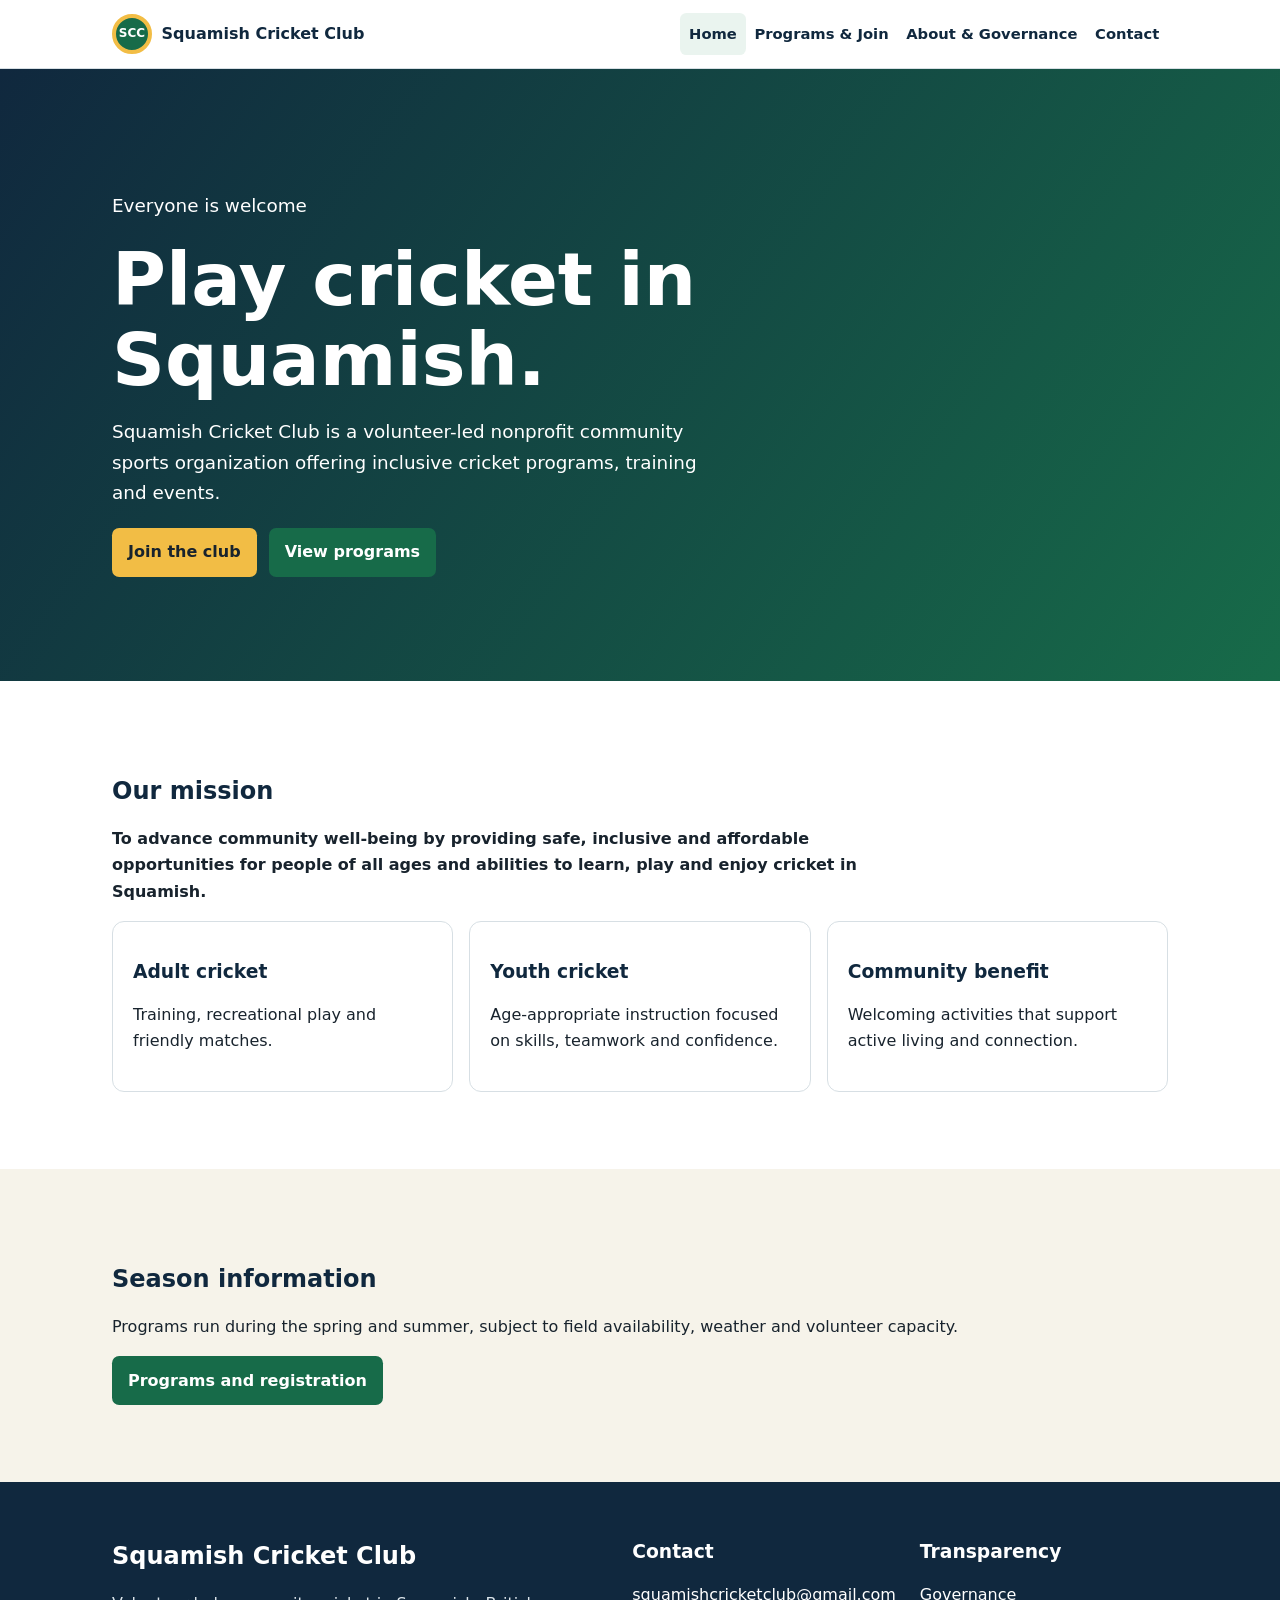
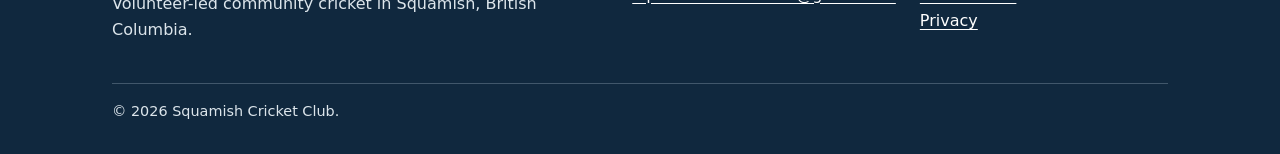
<file: index.html>
<!doctype html><html lang="en-CA"><head><meta charset="utf-8"><meta name="viewport" content="width=device-width,initial-scale=1"><title>Home | Squamish Cricket Club</title><meta name="description" content="Inclusive adult and youth cricket programs in Squamish, British Columbia."><meta name="theme-color" content="#10283e"><link rel="canonical" href="https://squamishcricketclub.ca/"><meta property="og:type" content="website"><meta property="og:title" content="Home | Squamish Cricket Club"><meta property="og:description" content="Inclusive adult and youth cricket programs in Squamish, British Columbia."><meta property="og:url" content="https://squamishcricketclub.ca/"><link rel="stylesheet" href="assets/styles.css"><script src="assets/site-data.js"></script><script type="application/ld+json">{"@context":"https://schema.org","@type":"SportsOrganization","name":"Squamish Cricket Club","url":"https://squamishcricketclub.ca/","sport":"Cricket","email":"squamishcricketclub@gmail.com"}</script></head><body><a class="skip" href="#main">Skip to main content</a><header class="header"><div class="wrap navrow"><a class="brand" href="index.html"><span class="logo">SCC</span><span data-bind="legalName">Squamish Cricket Club</span></a><button class="toggle" aria-expanded="false" aria-controls="nav">Menu</button><nav class="nav" id="nav" aria-label="Primary"><ul><li><a href="index.html" aria-current="page">Home</a></li><li><a href="programs.html">Programs & Join</a></li><li><a href="about.html">About & Governance</a></li><li><a href="contact.html">Contact</a></li></ul></nav></div></header><main id="main"><section class="hero"><div class="wrap"><p>Everyone is welcome</p><h1>Play cricket in Squamish.</h1><p>Squamish Cricket Club is a volunteer-led nonprofit community sports organization offering inclusive cricket programs, training and events.</p><div class="btns"><a class="btn gold" href="programs.html#join">Join the club</a><a class="btn" href="programs.html">View programs</a></div></div></section><section class="section"><div class="wrap"><div class="prose"><h2>Our mission</h2><p><strong>To advance community well-being by providing safe, inclusive and affordable opportunities for people of all ages and abilities to learn, play and enjoy cricket in Squamish.</strong></p></div><div class="grid cards"><article class="card"><h3>Adult cricket</h3><p>Training, recreational play and friendly matches.</p></article><article class="card"><h3>Youth cricket</h3><p>Age-appropriate instruction focused on skills, teamwork and confidence.</p></article><article class="card"><h3>Community benefit</h3><p>Welcoming activities that support active living and connection.</p></article></div></div></section><section class="section alt"><div class="wrap"><h2>Season information</h2><p data-bind="seasonMessage">Programs run seasonally.</p><a class="btn" href="programs.html">Programs and registration</a></div></section></main><footer class="footer"><div class="wrap"><div class="footgrid"><section><h2 data-bind="legalName">Squamish Cricket Club</h2><p>Volunteer-led community cricket in Squamish, British Columbia.</p></section><section><h3>Contact</h3><p><a data-email-link href="mailto:squamishcricketclub@gmail.com">squamishcricketclub@gmail.com</a></p></section><section><h3>Transparency</h3><p><a href="about.html#governance">Governance</a><br><a href="privacy.html">Privacy</a></p></section></div><p class="legal">© <span data-year></span> <span data-bind="legalName">Squamish Cricket Club</span>.</p></div></footer><script src="assets/site.js" defer></script></body></html>
</file>
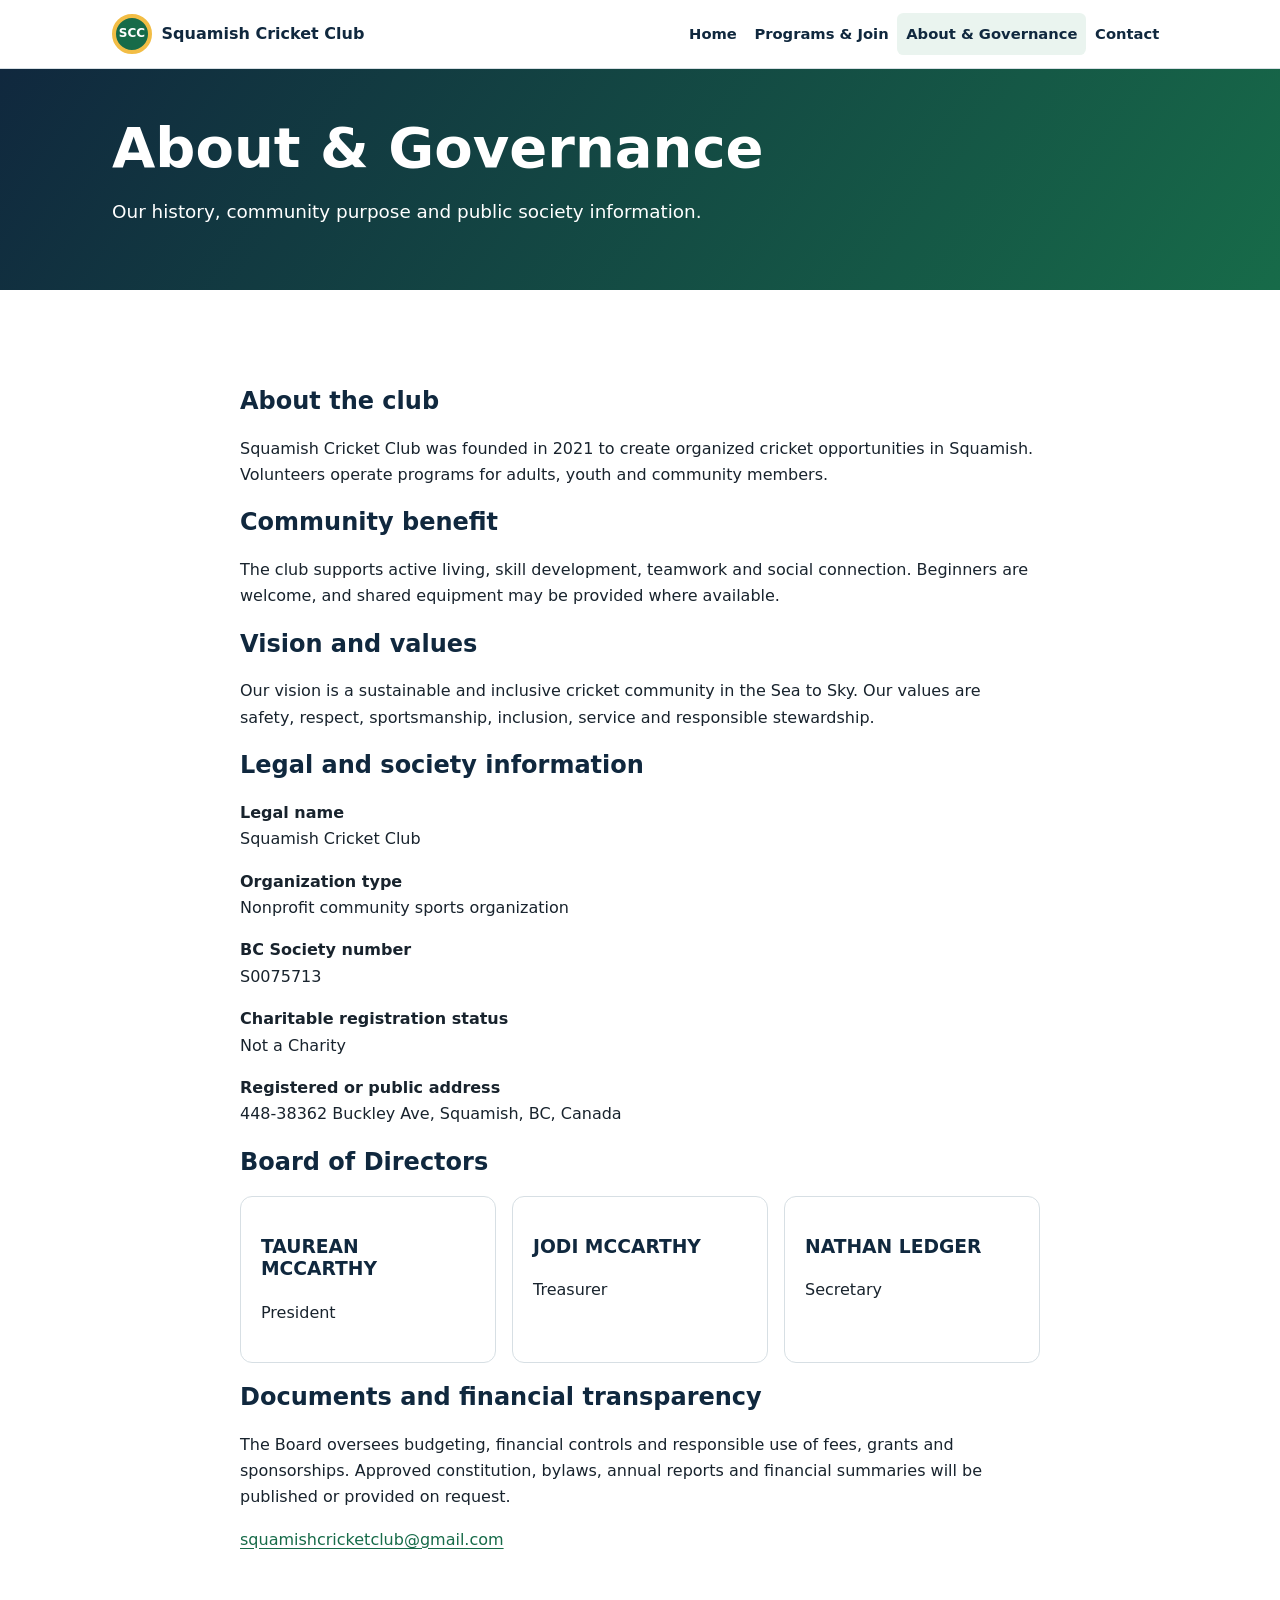
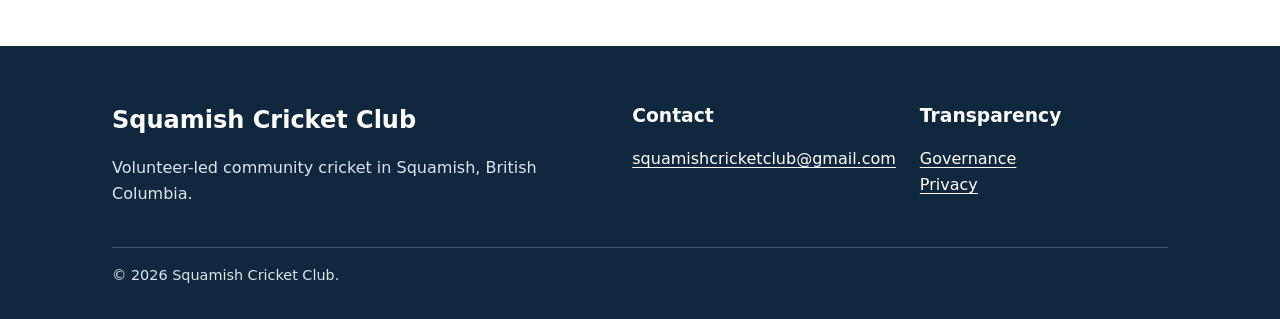
<file: about.html>
<!doctype html><html lang="en-CA"><head><meta charset="utf-8"><meta name="viewport" content="width=device-width,initial-scale=1"><title>About & Governance | Squamish Cricket Club</title><meta name="description" content="Club history, mission, legal information, board and financial transparency."><meta name="theme-color" content="#10283e"><link rel="canonical" href="https://squamishcricketclub.ca/about.html"><meta property="og:type" content="website"><meta property="og:title" content="About & Governance | Squamish Cricket Club"><meta property="og:description" content="Club history, mission, legal information, board and financial transparency."><meta property="og:url" content="https://squamishcricketclub.ca/about.html"><link rel="stylesheet" href="assets/styles.css"><script src="assets/site-data.js"></script><script type="application/ld+json">{"@context":"https://schema.org","@type":"SportsOrganization","name":"Squamish Cricket Club","url":"https://squamishcricketclub.ca/","sport":"Cricket","email":"squamishcricketclub@gmail.com"}</script></head><body><a class="skip" href="#main">Skip to main content</a><header class="header"><div class="wrap navrow"><a class="brand" href="index.html"><span class="logo">SCC</span><span data-bind="legalName">Squamish Cricket Club</span></a><button class="toggle" aria-expanded="false" aria-controls="nav">Menu</button><nav class="nav" id="nav" aria-label="Primary"><ul><li><a href="index.html">Home</a></li><li><a href="programs.html">Programs & Join</a></li><li><a href="about.html" aria-current="page">About & Governance</a></li><li><a href="contact.html">Contact</a></li></ul></nav></div></header><main id="main"><section class="pagehead"><div class="wrap"><h1>About & Governance</h1><p>Our history, community purpose and public society information.</p></div></section><section class="section"><div class="wrap prose"><h2>About the club</h2><p>Squamish Cricket Club was founded in <span data-bind="foundedYear">2021</span> to create organized cricket opportunities in Squamish. Volunteers operate programs for adults, youth and community members.</p><h2>Community benefit</h2><p>The club supports active living, skill development, teamwork and social connection. Beginners are welcome, and shared equipment may be provided where available.</p><h2>Vision and values</h2><p>Our vision is a sustainable and inclusive cricket community in the Sea to Sky. Our values are safety, respect, sportsmanship, inclusion, service and responsible stewardship.</p><section id="governance"><h2>Legal and society information</h2><dl class="details"><dt>Legal name</dt><dd data-bind="legalName">Squamish Cricket Club</dd><dt>Organization type</dt><dd>Nonprofit community sports organization</dd><dt>BC Society number</dt><dd data-bind="societyNumber">TO BE CONFIRMED</dd><dt>Charitable registration status</dt><dd data-bind="charityStatus">TO BE CONFIRMED</dd><dt>Registered or public address</dt><dd data-bind="publicAddress">ADDRESS TO BE CONFIRMED</dd></dl><h2>Board of Directors</h2><div class="grid cards" data-board></div><h2>Documents and financial transparency</h2><p>The Board oversees budgeting, financial controls and responsible use of fees, grants and sponsorships. Approved constitution, bylaws, annual reports and financial summaries will be published or provided on request.</p><p><a data-email-link href="mailto:squamishcricketclub@gmail.com">squamishcricketclub@gmail.com</a></p></section></div></section></main><footer class="footer"><div class="wrap"><div class="footgrid"><section><h2 data-bind="legalName">Squamish Cricket Club</h2><p>Volunteer-led community cricket in Squamish, British Columbia.</p></section><section><h3>Contact</h3><p><a data-email-link href="mailto:squamishcricketclub@gmail.com">squamishcricketclub@gmail.com</a></p></section><section><h3>Transparency</h3><p><a href="about.html#governance">Governance</a><br><a href="privacy.html">Privacy</a></p></section></div><p class="legal">© <span data-year></span> <span data-bind="legalName">Squamish Cricket Club</span>.</p></div></footer><script src="assets/site.js" defer></script></body></html>
</file>
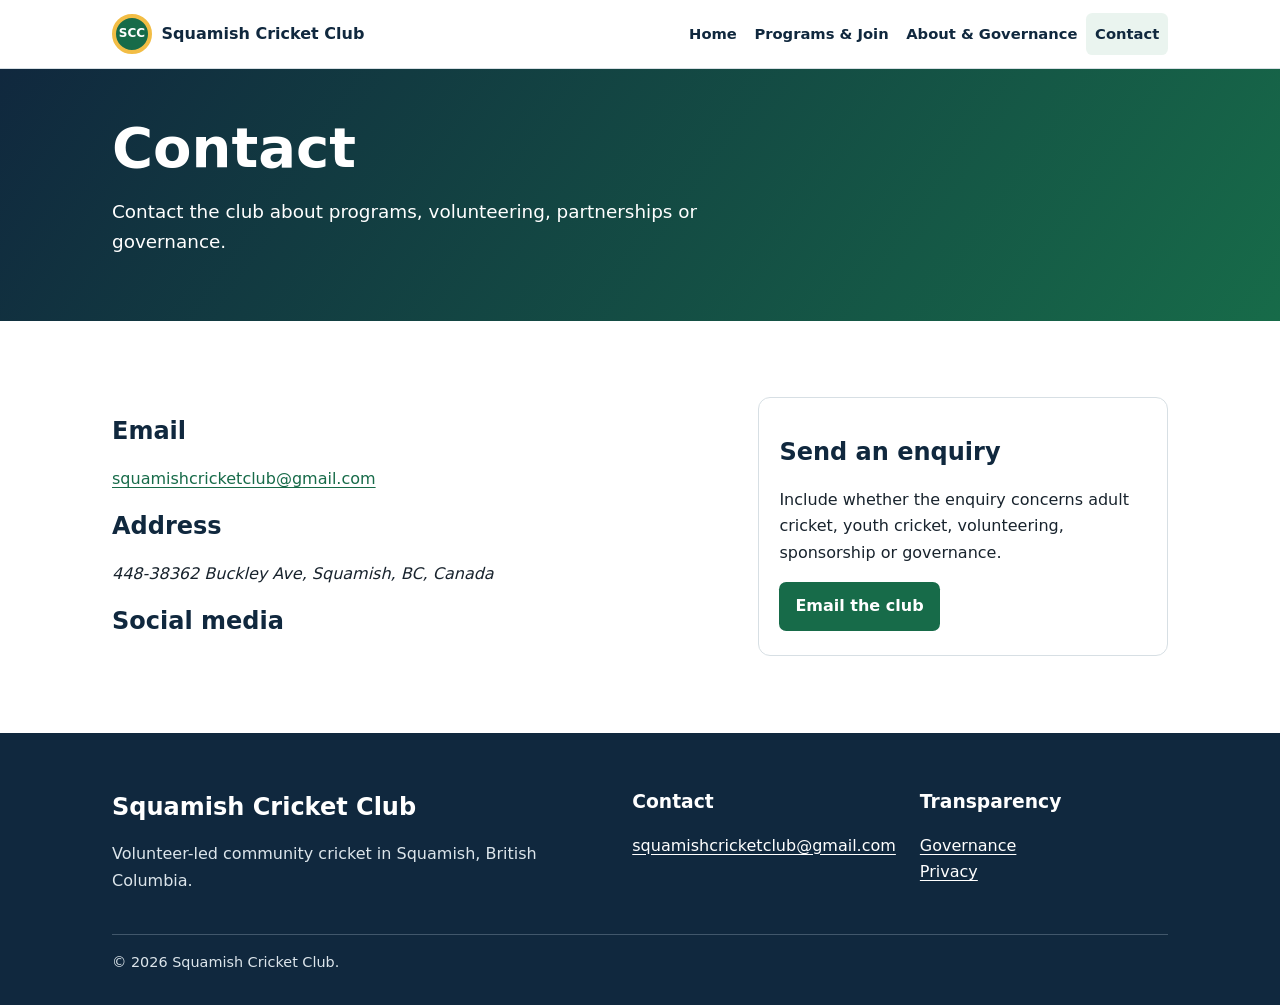
<file: contact.html>
<!doctype html><html lang="en-CA"><head><meta charset="utf-8"><meta name="viewport" content="width=device-width,initial-scale=1"><title>Contact | Squamish Cricket Club</title><meta name="description" content="Contact information for Squamish Cricket Club."><meta name="theme-color" content="#10283e"><link rel="canonical" href="https://squamishcricketclub.ca/contact.html"><meta property="og:type" content="website"><meta property="og:title" content="Contact | Squamish Cricket Club"><meta property="og:description" content="Contact information for Squamish Cricket Club."><meta property="og:url" content="https://squamishcricketclub.ca/contact.html"><link rel="stylesheet" href="assets/styles.css"><script src="assets/site-data.js"></script><script type="application/ld+json">{"@context":"https://schema.org","@type":"SportsOrganization","name":"Squamish Cricket Club","url":"https://squamishcricketclub.ca/","sport":"Cricket","email":"squamishcricketclub@gmail.com"}</script></head><body><a class="skip" href="#main">Skip to main content</a><header class="header"><div class="wrap navrow"><a class="brand" href="index.html"><span class="logo">SCC</span><span data-bind="legalName">Squamish Cricket Club</span></a><button class="toggle" aria-expanded="false" aria-controls="nav">Menu</button><nav class="nav" id="nav" aria-label="Primary"><ul><li><a href="index.html">Home</a></li><li><a href="programs.html">Programs & Join</a></li><li><a href="about.html">About & Governance</a></li><li><a href="contact.html" aria-current="page">Contact</a></li></ul></nav></div></header><main id="main"><section class="pagehead"><div class="wrap"><h1>Contact</h1><p>Contact the club about programs, volunteering, partnerships or governance.</p></div></section><section class="section"><div class="wrap two"><div><h2>Email</h2><p><a data-email-link href="mailto:squamishcricketclub@gmail.com">squamishcricketclub@gmail.com</a></p><h2>Address</h2><address data-bind="publicAddress">ADDRESS TO BE CONFIRMED</address><h2>Social media</h2><p><a data-facebook href="#">Facebook</a> <a data-instagram href="#">Instagram</a></p></div><aside class="card"><h2>Send an enquiry</h2><p>Include whether the enquiry concerns adult cricket, youth cricket, volunteering, sponsorship or governance.</p><a class="btn" href="mailto:squamishcricketclub@gmail.com?subject=Website%20enquiry">Email the club</a></aside></div></section></main><footer class="footer"><div class="wrap"><div class="footgrid"><section><h2 data-bind="legalName">Squamish Cricket Club</h2><p>Volunteer-led community cricket in Squamish, British Columbia.</p></section><section><h3>Contact</h3><p><a data-email-link href="mailto:squamishcricketclub@gmail.com">squamishcricketclub@gmail.com</a></p></section><section><h3>Transparency</h3><p><a href="about.html#governance">Governance</a><br><a href="privacy.html">Privacy</a></p></section></div><p class="legal">© <span data-year></span> <span data-bind="legalName">Squamish Cricket Club</span>.</p></div></footer><script src="assets/site.js" defer></script></body></html>
</file>
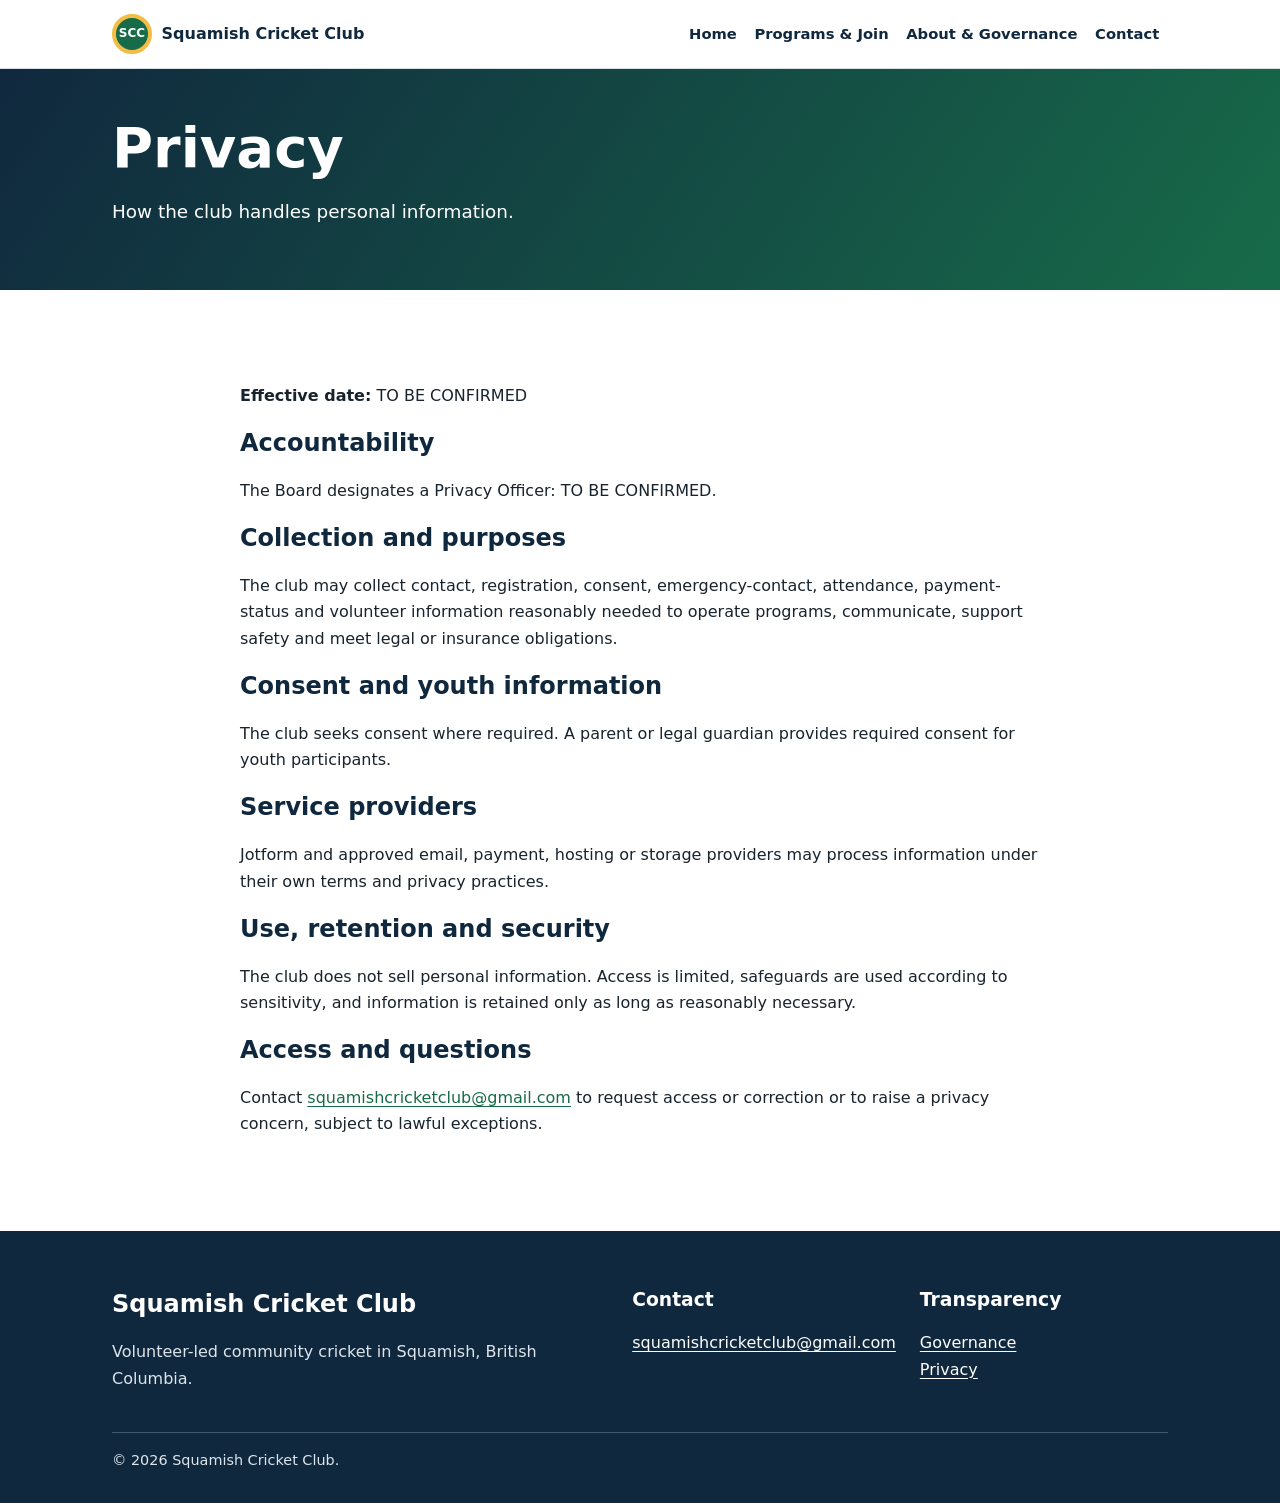
<file: privacy.html>
<!doctype html><html lang="en-CA"><head><meta charset="utf-8"><meta name="viewport" content="width=device-width,initial-scale=1"><title>Privacy | Squamish Cricket Club</title><meta name="description" content="Privacy information for participants, members and website visitors."><meta name="theme-color" content="#10283e"><link rel="canonical" href="https://squamishcricketclub.ca/privacy.html"><meta property="og:type" content="website"><meta property="og:title" content="Privacy | Squamish Cricket Club"><meta property="og:description" content="Privacy information for participants, members and website visitors."><meta property="og:url" content="https://squamishcricketclub.ca/privacy.html"><link rel="stylesheet" href="assets/styles.css"><script src="assets/site-data.js"></script><script type="application/ld+json">{"@context":"https://schema.org","@type":"SportsOrganization","name":"Squamish Cricket Club","url":"https://squamishcricketclub.ca/","sport":"Cricket","email":"squamishcricketclub@gmail.com"}</script></head><body><a class="skip" href="#main">Skip to main content</a><header class="header"><div class="wrap navrow"><a class="brand" href="index.html"><span class="logo">SCC</span><span data-bind="legalName">Squamish Cricket Club</span></a><button class="toggle" aria-expanded="false" aria-controls="nav">Menu</button><nav class="nav" id="nav" aria-label="Primary"><ul><li><a href="index.html">Home</a></li><li><a href="programs.html">Programs & Join</a></li><li><a href="about.html">About & Governance</a></li><li><a href="contact.html">Contact</a></li></ul></nav></div></header><main id="main"><section class="pagehead"><div class="wrap"><h1>Privacy</h1><p>How the club handles personal information.</p></div></section><section class="section"><div class="wrap prose"><p><strong>Effective date:</strong> <span data-bind="policyEffectiveDate">TO BE CONFIRMED</span></p><h2>Accountability</h2><p>The Board designates a Privacy Officer: <span data-bind="privacyOfficer">TO BE CONFIRMED</span>.</p><h2>Collection and purposes</h2><p>The club may collect contact, registration, consent, emergency-contact, attendance, payment-status and volunteer information reasonably needed to operate programs, communicate, support safety and meet legal or insurance obligations.</p><h2>Consent and youth information</h2><p>The club seeks consent where required. A parent or legal guardian provides required consent for youth participants.</p><h2>Service providers</h2><p>Jotform and approved email, payment, hosting or storage providers may process information under their own terms and privacy practices.</p><h2>Use, retention and security</h2><p>The club does not sell personal information. Access is limited, safeguards are used according to sensitivity, and information is retained only as long as reasonably necessary.</p><h2>Access and questions</h2><p>Contact <a data-email-link href="mailto:squamishcricketclub@gmail.com">squamishcricketclub@gmail.com</a> to request access or correction or to raise a privacy concern, subject to lawful exceptions.</p></div></section></main><footer class="footer"><div class="wrap"><div class="footgrid"><section><h2 data-bind="legalName">Squamish Cricket Club</h2><p>Volunteer-led community cricket in Squamish, British Columbia.</p></section><section><h3>Contact</h3><p><a data-email-link href="mailto:squamishcricketclub@gmail.com">squamishcricketclub@gmail.com</a></p></section><section><h3>Transparency</h3><p><a href="about.html#governance">Governance</a><br><a href="privacy.html">Privacy</a></p></section></div><p class="legal">© <span data-year></span> <span data-bind="legalName">Squamish Cricket Club</span>.</p></div></footer><script src="assets/site.js" defer></script></body></html>
</file>
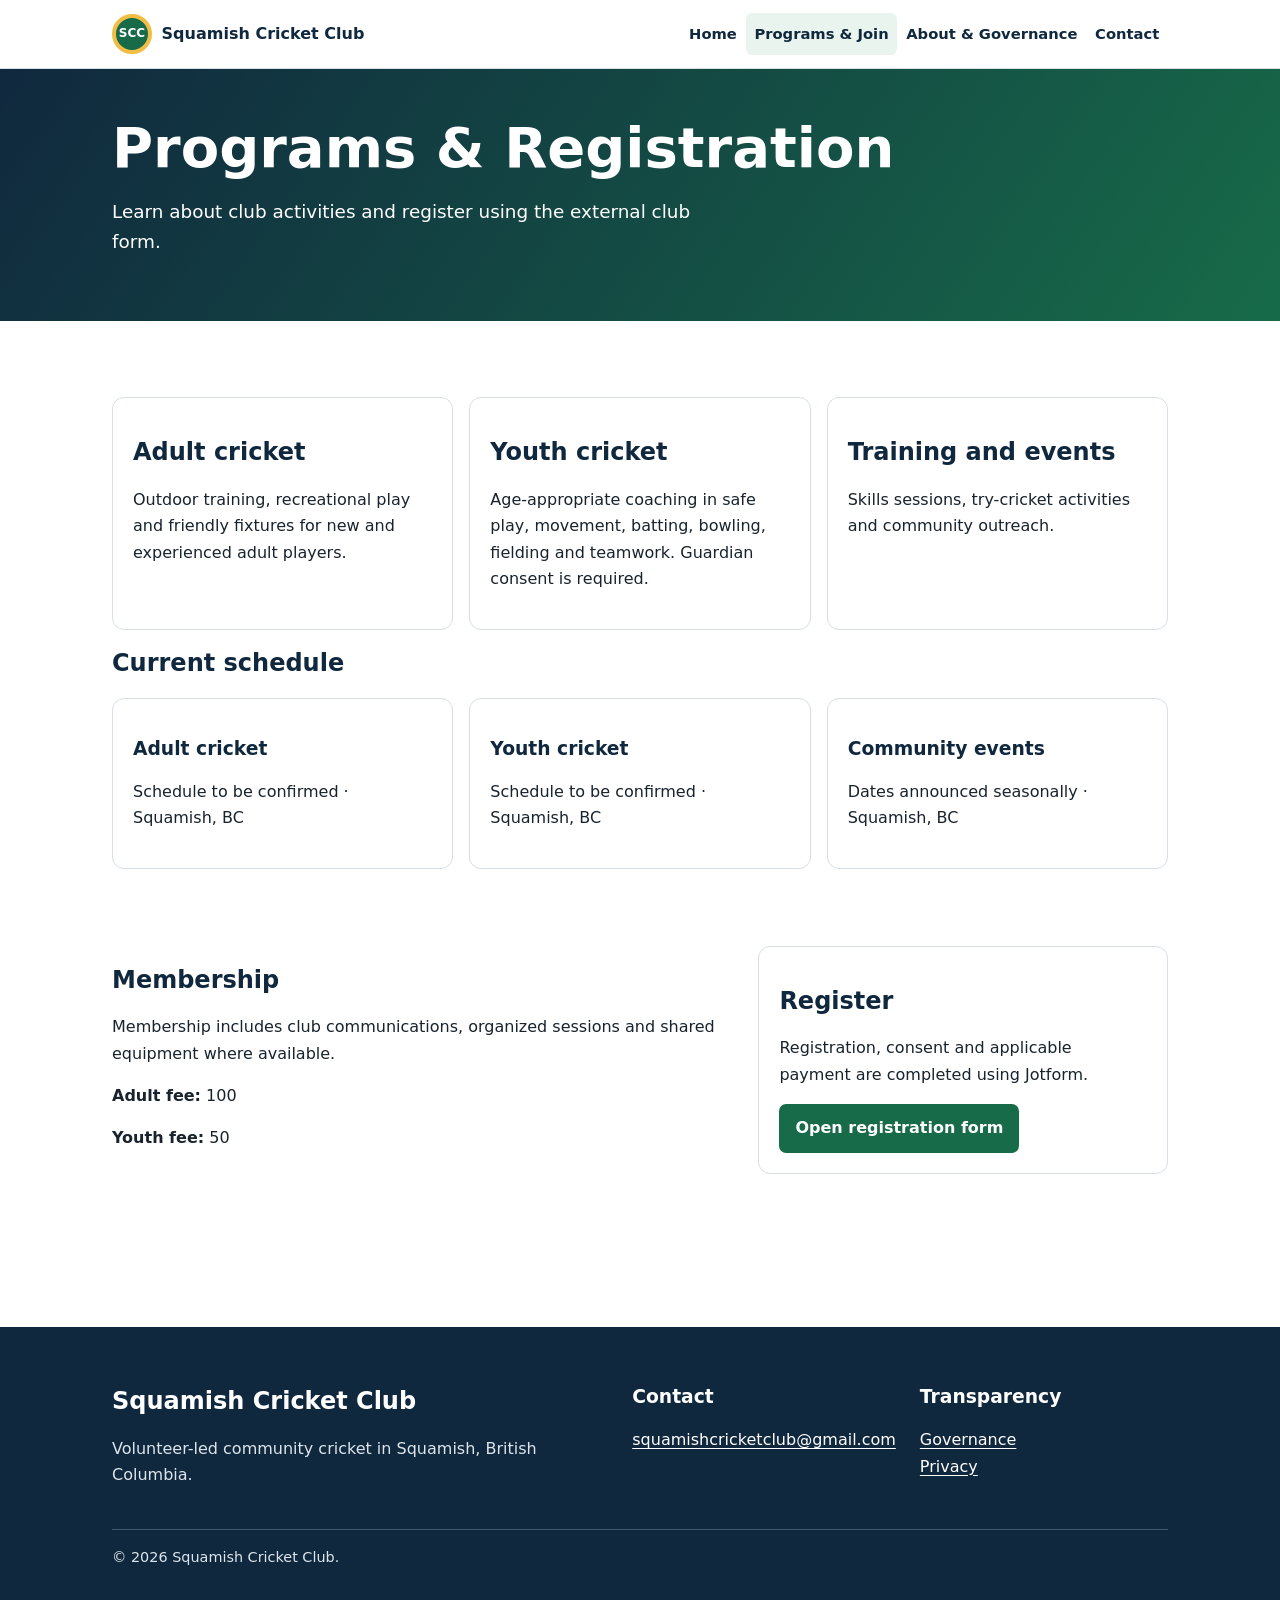
<file: programs.html>
<!doctype html><html lang="en-CA"><head><meta charset="utf-8"><meta name="viewport" content="width=device-width,initial-scale=1"><title>Programs & Registration | Squamish Cricket Club</title><meta name="description" content="Adult cricket, youth cricket, schedules and membership registration."><meta name="theme-color" content="#10283e"><link rel="canonical" href="https://squamishcricketclub.ca/programs.html"><meta property="og:type" content="website"><meta property="og:title" content="Programs & Registration | Squamish Cricket Club"><meta property="og:description" content="Adult cricket, youth cricket, schedules and membership registration."><meta property="og:url" content="https://squamishcricketclub.ca/programs.html"><link rel="stylesheet" href="assets/styles.css"><script src="assets/site-data.js"></script><script type="application/ld+json">{"@context":"https://schema.org","@type":"SportsOrganization","name":"Squamish Cricket Club","url":"https://squamishcricketclub.ca/","sport":"Cricket","email":"squamishcricketclub@gmail.com"}</script></head><body><a class="skip" href="#main">Skip to main content</a><header class="header"><div class="wrap navrow"><a class="brand" href="index.html"><span class="logo">SCC</span><span data-bind="legalName">Squamish Cricket Club</span></a><button class="toggle" aria-expanded="false" aria-controls="nav">Menu</button><nav class="nav" id="nav" aria-label="Primary"><ul><li><a href="index.html">Home</a></li><li><a href="programs.html" aria-current="page">Programs & Join</a></li><li><a href="about.html">About & Governance</a></li><li><a href="contact.html">Contact</a></li></ul></nav></div></header><main id="main"><section class="pagehead"><div class="wrap"><h1>Programs & Registration</h1><p>Learn about club activities and register using the external club form.</p></div></section><section class="section"><div class="wrap"><div class="grid cards"><article class="card"><h2>Adult cricket</h2><p>Outdoor training, recreational play and friendly fixtures for new and experienced adult players.</p></article><article class="card"><h2>Youth cricket</h2><p>Age-appropriate coaching in safe play, movement, batting, bowling, fielding and teamwork. Guardian consent is required.</p></article><article class="card"><h2>Training and events</h2><p>Skills sessions, try-cricket activities and community outreach.</p></article></div><h2>Current schedule</h2><div class="grid cards" data-schedule></div><section id="join" class="section"><div class="two"><div><h2>Membership</h2><p>Membership includes club communications, organized sessions and shared equipment where available.</p><p><strong>Adult fee:</strong> <span data-bind="adultFee">TO BE CONFIRMED</span></p><p><strong>Youth fee:</strong> <span data-bind="youthFee">TO BE CONFIRMED</span></p></div><aside class="card"><h2>Register</h2><p>Registration, consent and applicable payment are completed using Jotform.</p><a class="btn" data-jotform href="#" target="_blank" rel="noopener">Open registration form</a></aside></div></section></div></section></main><footer class="footer"><div class="wrap"><div class="footgrid"><section><h2 data-bind="legalName">Squamish Cricket Club</h2><p>Volunteer-led community cricket in Squamish, British Columbia.</p></section><section><h3>Contact</h3><p><a data-email-link href="mailto:squamishcricketclub@gmail.com">squamishcricketclub@gmail.com</a></p></section><section><h3>Transparency</h3><p><a href="about.html#governance">Governance</a><br><a href="privacy.html">Privacy</a></p></section></div><p class="legal">© <span data-year></span> <span data-bind="legalName">Squamish Cricket Club</span>.</p></div></footer><script src="assets/site.js" defer></script></body></html>
</file>
<file: assets/styles.css>
:root{--navy:#10283e;--green:#176b49;--gold:#f2bd45;--cream:#f6f3ea;--ink:#18232d;--line:#d7dfe4;--focus:#ffbf47;--max:66rem}*{box-sizing:border-box}body{margin:0;color:var(--ink);font:1rem/1.65 system-ui,-apple-system,"Segoe UI",sans-serif}a{color:var(--green);text-underline-offset:.2em}:focus-visible{outline:3px solid var(--focus);outline-offset:3px}.skip{position:absolute;top:-5rem;left:.5rem;background:var(--focus);color:#111;padding:.7rem;z-index:99}.skip:focus{top:.5rem}.wrap{width:min(calc(100% - 2rem),var(--max));margin:auto}.header{position:sticky;top:0;z-index:20;background:#fff;border-bottom:1px solid var(--line)}.navrow{min-height:4.25rem;display:flex;align-items:center;justify-content:space-between;gap:1rem}.brand{display:flex;align-items:center;gap:.6rem;color:var(--navy);font-weight:850;text-decoration:none}.logo{display:grid;place-items:center;width:2.5rem;height:2.5rem;border-radius:50%;background:var(--green);border:4px solid var(--gold);color:#fff;font-size:.75rem}.toggle{border:2px solid var(--navy);background:#fff;padding:.5rem .7rem;border-radius:.4rem;font-weight:800}.nav{display:none;position:absolute;top:100%;left:0;right:0;background:#fff;border-bottom:1px solid var(--line);padding:.75rem 1rem}.nav.open{display:block}.nav ul{list-style:none;margin:0;padding:0;display:grid}.nav a{display:block;padding:.55rem;color:var(--navy);font-weight:700;text-decoration:none}.nav a:hover,.nav a[aria-current=page]{background:#eaf4ef;border-radius:.4rem}.hero,.pagehead{background:linear-gradient(125deg,var(--navy),var(--green));color:#fff}.hero{padding:clamp(3.5rem,9vw,6.5rem) 0}.pagehead{padding:2.8rem 0}.hero h1,.pagehead h1{color:#fff;line-height:1.08;margin:.25rem 0 1rem}.hero h1{font-size:clamp(2.5rem,8vw,4.6rem);max-width:13ch}.pagehead h1{font-size:clamp(2.2rem,6vw,3.5rem)}.hero p,.pagehead p{max-width:52ch;font-size:1.15rem}.section{padding:clamp(2.8rem,7vw,4.8rem) 0}.alt{background:var(--cream)}h2,h3{color:var(--navy);line-height:1.2}.prose{max-width:50rem}.grid{display:grid;gap:1rem}.cards{grid-template-columns:repeat(auto-fit,minmax(min(100%,15rem),1fr))}.card{padding:1.25rem;border:1px solid var(--line);border-radius:.75rem;background:#fff}.btns{display:flex;gap:.75rem;flex-wrap:wrap;margin-top:1.2rem}.btn{display:inline-flex;align-items:center;justify-content:center;min-height:44px;padding:.7rem 1rem;background:var(--green);color:#fff;border-radius:.45rem;font-weight:800;text-decoration:none}.btn.gold{background:var(--gold);color:#18232d}.notice{padding:1rem;border-left:5px solid var(--gold);background:#fff8df}.two{display:grid;gap:2rem}.details dt{font-weight:800;margin-top:1rem}.details dd{margin-left:0}.footer{background:var(--navy);color:#dce5eb;padding:2.5rem 0 1rem}.footer h2,.footer h3{color:#fff}.footer a{color:#fff}.footgrid{display:grid;gap:1.5rem}.legal{border-top:1px solid #41576b;margin-top:1.5rem;padding-top:1rem;font-size:.9rem}.hidden{display:none!important}@media(min-width:48rem){.toggle{display:none}.nav{display:block;position:static;border:0;padding:0}.nav ul{display:flex}.nav a{font-size:.92rem}.two{grid-template-columns:1.2fr .8fr}.footgrid{grid-template-columns:2fr 1fr 1fr}}@media(prefers-reduced-motion:reduce){html{scroll-behavior:auto}}
</file>
